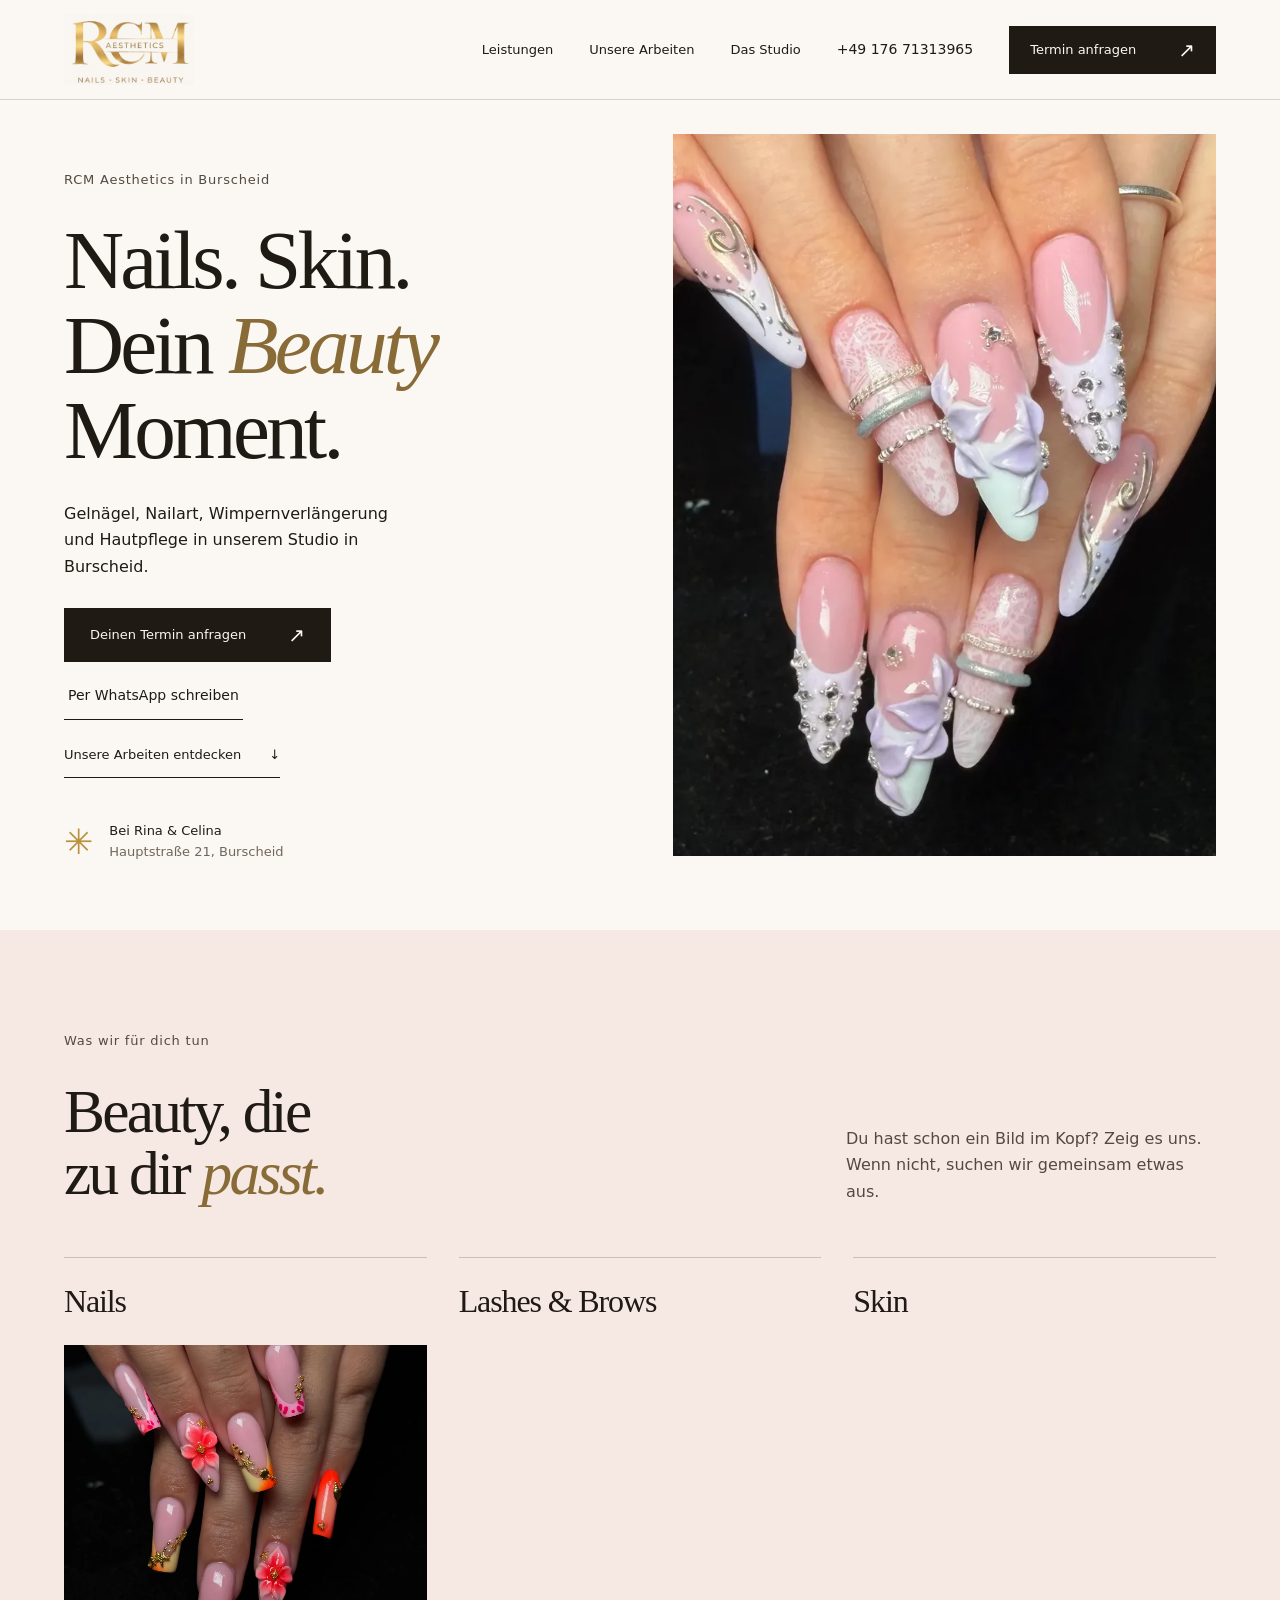
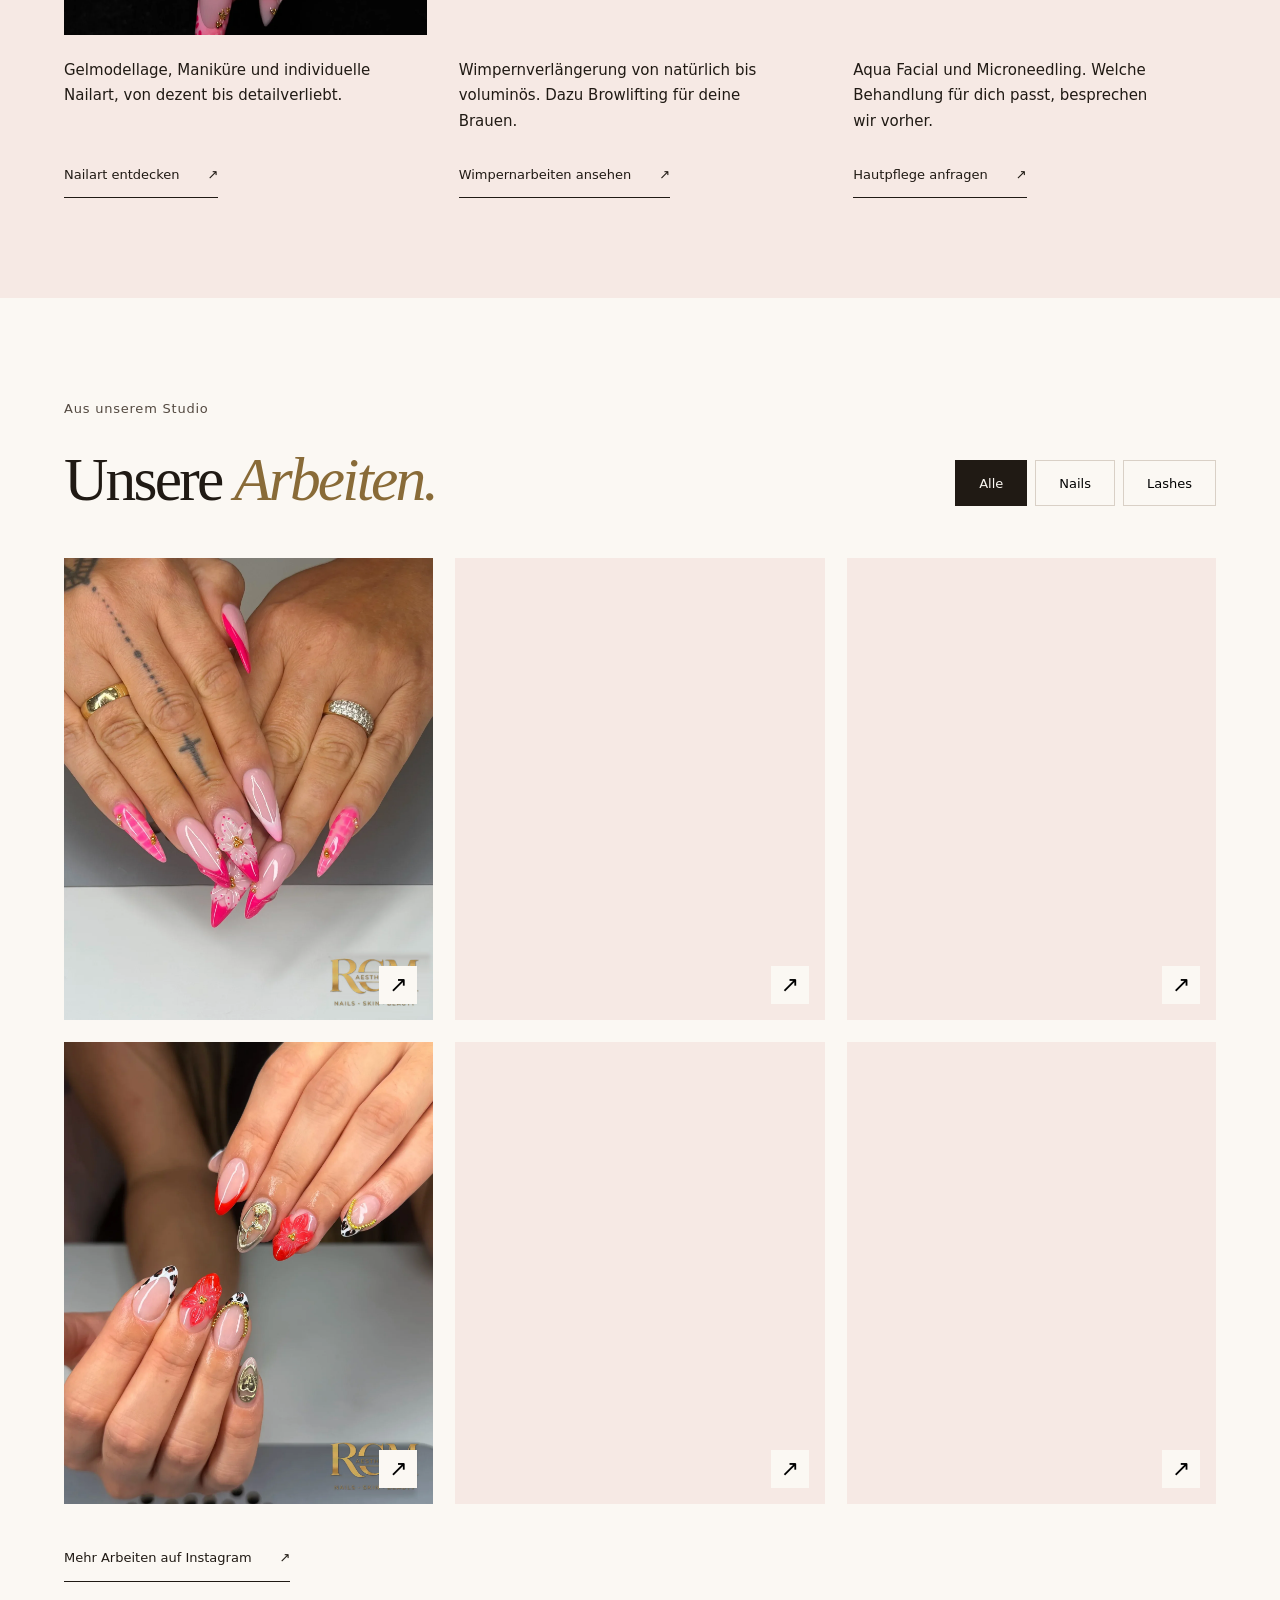
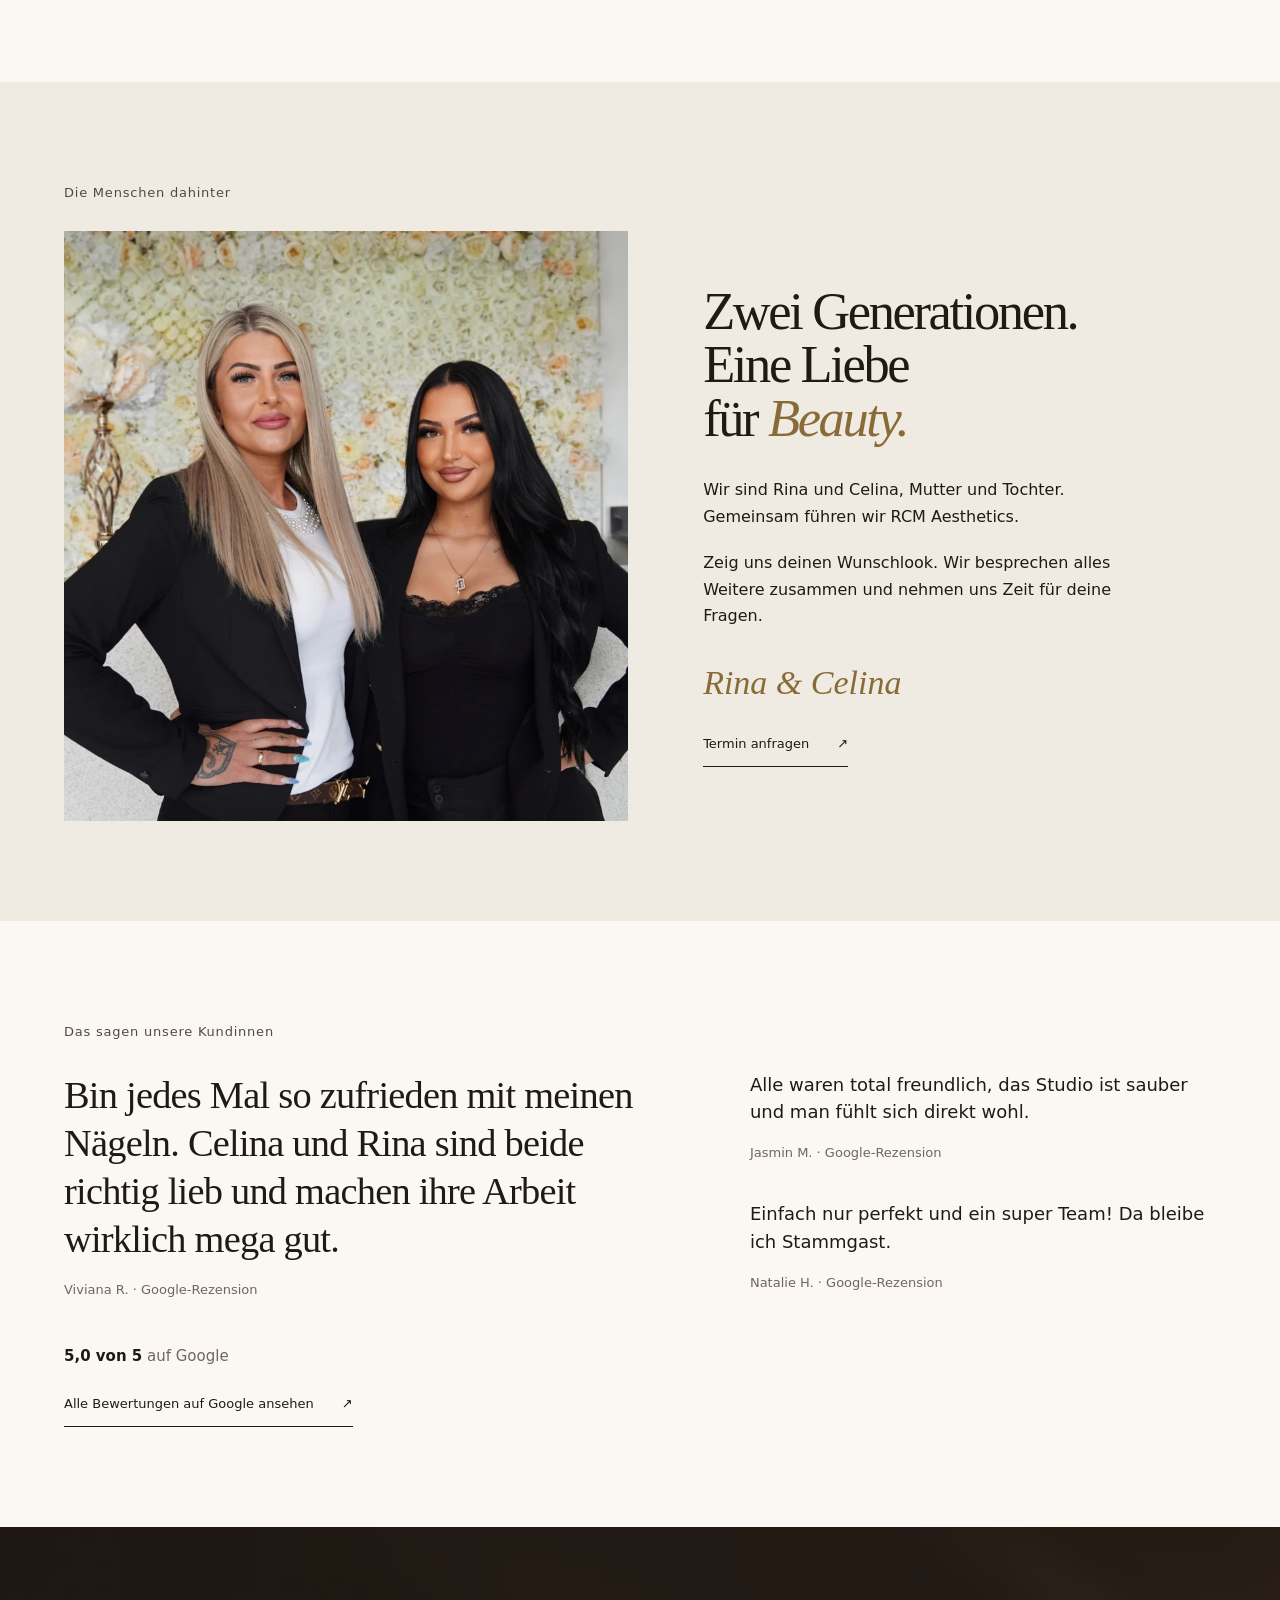
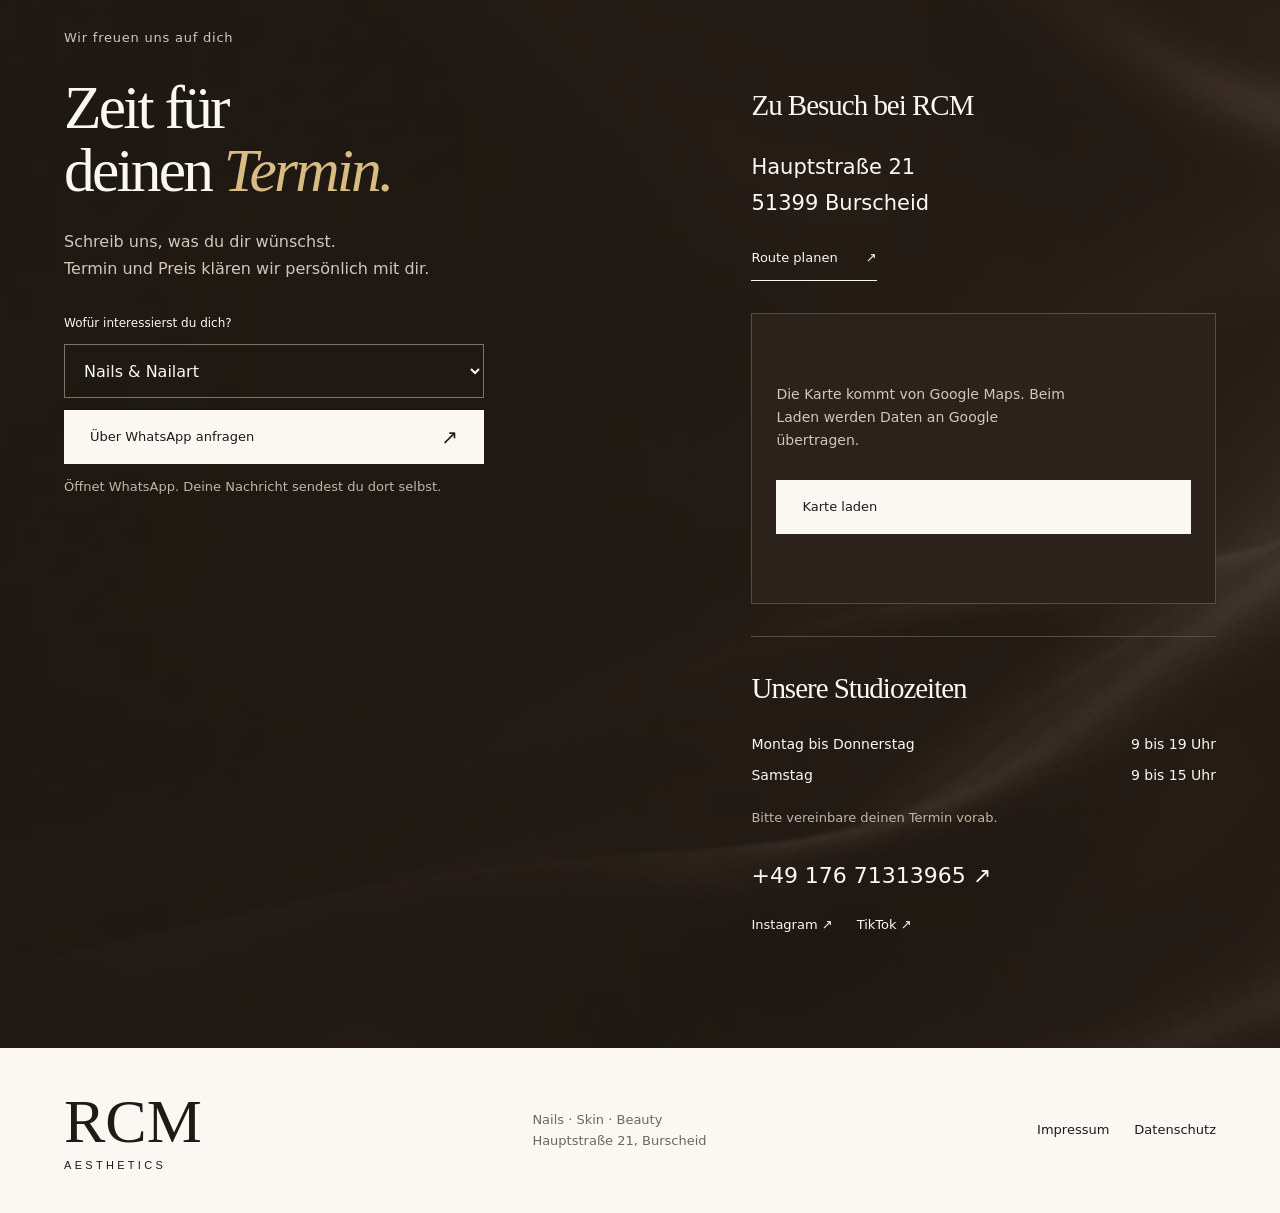
<file: index.html>
<!doctype html>
<html lang="de" data-motion="on">
<head><meta charset="utf-8"><meta name="viewport" content="width=device-width,initial-scale=1,viewport-fit=cover"><title>RCM Aesthetics | Nägel, Wimpern & Skin in Burscheid</title><meta name="description" content="Nägel, Wimpern und Hautpflege bei Rina und Celina in Burscheid. Arbeiten ansehen, per WhatsApp Termin anfragen."><meta name="theme-color" content="#FBF8F3"><meta property="og:title" content="RCM Aesthetics | Nails, Skin, Beauty in Burscheid"><meta property="og:description" content="Dein Beauty-Studio in Burscheid. Mit Rina und Celina."><meta property="og:type" content="website"><meta property="og:image" content="assets/editorial/team.webp"><script type="application/ld+json">{"@context":"https://schema.org","@type":"BeautySalon","name":"RCM Aesthetics","description":"Nails, Skin & Beauty in Burscheid: Gelnägel, Nailart, Wimpernverlängerung, Browlifting, Aqua Facial und Microneedling.","telephone":"+4917671313965","address":{"@type":"PostalAddress","streetAddress":"Hauptstraße 21","postalCode":"51399","addressLocality":"Burscheid","addressCountry":"DE"},"openingHoursSpecification":[{"@type":"OpeningHoursSpecification","dayOfWeek":["Monday","Tuesday","Wednesday","Thursday"],"opens":"09:00","closes":"19:00"},{"@type":"OpeningHoursSpecification","dayOfWeek":"Saturday","opens":"09:00","closes":"15:00"}],"sameAs":["https://www.instagram.com/rcm.aesthetics","https://www.tiktok.com/@rcm.aesthetics"]}</script><link rel="icon" href="assets/logo.png"><link rel="stylesheet" href="assets/motion/motion.css"><link rel="stylesheet" href="style.css"><script>document.documentElement.classList.add('m-enter','mo-js');setTimeout(()=>document.documentElement.classList.add('m-enter-done','mo-safe'),1800)</script></head>
<body id="top"><!-- Place: client's ivory/blush/champagne/espresso palette; editorial serif + system sans; original photography; picture-develops film. -->
<a class="skip" href="#main">Zum Inhalt</a>
<header class="header"><a class="brand" href="#top" aria-label="RCM Aesthetics, zur Startseite"><img decoding="async" src="assets/logo.png" width="660" height="360" alt="RCM Aesthetics"></a><button class="menu-toggle" aria-expanded="false" aria-controls="navigation">Menü <span aria-hidden="true">☰</span></button><nav id="navigation" aria-label="Hauptnavigation"><a href="#leistungen">Leistungen</a><a href="#arbeiten">Unsere Arbeiten</a><a href="#studio">Das Studio</a><a href="tel:+4917671313965" class="nav-phone">+49 176 71313965</a><a href="#kontakt" class="btn nav-book">Termin anfragen <span aria-hidden="true">↗</span></a></nav></header>
<main id="main">
<section class="hero" data-enter><div class="wrap hero-grid"><div class="hero-copy"><p class="eyebrow">RCM Aesthetics in Burscheid</p><h1>Nails. Skin.<br>Dein <em>Beauty</em><br> Moment.</h1><p class="lead">Gelnägel, Nailart, Wimpernverlängerung und Hautpflege in unserem Studio in Burscheid.</p><a class="btn" href="#kontakt">Deinen Termin anfragen <span aria-hidden="true">↗</span></a><a class="hero-wa" href="https://wa.me/4917671313965?text=Hallo%20Rina%20und%20Celina%2C%20ich%20m%C3%B6chte%20gern%20einen%20Termin%20anfragen." target="_blank" rel="noopener noreferrer">Per WhatsApp schreiben</a><a class="text-link" href="#arbeiten">Unsere Arbeiten entdecken <span aria-hidden="true">↓</span></a><div class="hero-note"><span class="small-star" aria-hidden="true">✳</span><p>Bei Rina & Celina<br><span>Hauptstraße 21, Burscheid</span></p></div></div><figure class="hero-image m-zoom" data-enter-media><img decoding="async" src="assets/editorial/hero.webp" srcset="assets/editorial/hero-small.webp 900w, assets/editorial/hero.webp 1440w" sizes="(max-width: 700px) 100vw, 52vw" width="1600" height="1669" alt="Lange Mandelnägel in Rosa und Flieder mit 3D-Blüten, Strasssteinen und Spitzenmuster" fetchpriority="high"></figure></div></section>
<section id="leistungen" class="services"><div class="wrap"><div class="section-heading"><p class="eyebrow">Was wir für dich tun</p><h2>Beauty, die<br>zu dir <em>passt.</em></h2><p>Du hast schon ein Bild im Kopf? Zeig es uns. Wenn nicht, suchen wir gemeinsam etwas aus.</p></div><div class="service-grid"><article><div class="service-title"><h3>Nails</h3></div><figure class="m-zoom"><img decoding="async" src="assets/editorial/neon.webp" width="1440" height="1800" loading="lazy" alt="Neonfarbene Nailart mit Blüten und goldenen Akzenten"></figure><p>Gelmodellage, Maniküre und individuelle Nailart, von dezent bis detailverliebt.</p><a class="text-link" href="#arbeiten" data-jump-filter="nails">Nailart entdecken <span aria-hidden="true">↗</span></a></article><article><div class="service-title"><h3>Lashes & Brows</h3></div><figure class="m-zoom"><img decoding="async" src="assets/editorial/lashes.webp" width="1125" height="1406" loading="lazy" alt="Wimpernverlängerung im Detail mit roségoldenem Kosmetikspiegel"></figure><p>Wimpernverlängerung von natürlich bis voluminös. Dazu Browlifting für deine Brauen.</p><a class="text-link" href="#arbeiten" data-jump-filter="lashes">Wimpernarbeiten ansehen <span aria-hidden="true">↗</span></a></article><article><div class="service-title"><h3>Skin</h3></div><figure class="m-zoom"><img decoding="async" src="assets/editorial/skin.webp" width="1200" height="800" loading="lazy" alt="Symbolbild zur Hautpflege: Gesichtsroller, Wasser und weiße Orchidee"></figure><p>Aqua Facial und Microneedling. Welche Behandlung für dich passt, besprechen wir vorher.</p><a class="text-link" href="#kontakt">Hautpflege anfragen <span aria-hidden="true">↗</span></a></article></div></div></section>
<section id="arbeiten" class="work"><div class="wrap"><div class="gallery-heading"><div><p class="eyebrow">Aus unserem Studio</p><h2>Unsere <em>Arbeiten.</em></h2></div><div class="filters" role="group" aria-label="Arbeiten filtern"><button aria-pressed="true" data-filter="all">Alle</button><button aria-pressed="false" data-filter="nails">Nails</button><button aria-pressed="false" data-filter="lashes">Lashes</button></div></div><p class="sr-only" id="gallery-status" role="status"></p><div class="gallery">
<button class="gallery-item m-zoom" data-category="nails" aria-label="Großansicht: Pinke Stiletto-Nägel mit Blüten und goldenen Perlen"><img decoding="async" src="assets/editorial/pink.webp" width="1439" height="1800" loading="lazy" alt="Pinke Stiletto-Nägel mit Blüten und goldenen Perlen"><span class="expand" aria-hidden="true">↗</span></button>
<button class="gallery-item m-zoom" data-category="nails" aria-label="Großansicht: Rosafarbene Nägel mit Leopardenmuster und weißer Blüte"><img decoding="async" src="assets/editorial/leopard.webp" width="1090" height="1269" loading="lazy" alt="Rosafarbene Nägel mit Leopardenmuster und weißer Blüte"><span class="expand" aria-hidden="true">↗</span></button>
<button class="gallery-item m-zoom" data-category="lashes" aria-label="Großansicht: Dichte, geschwungene Wimpernverlängerung im Detail"><img decoding="async" src="assets/editorial/eye.webp" width="1125" height="1406" loading="lazy" alt="Dichte, geschwungene Wimpernverlängerung im Detail"><span class="expand" aria-hidden="true">↗</span></button>
<button class="gallery-item m-zoom" data-category="nails" aria-label="Großansicht: Rote Blüten, Leopardenmuster und goldene Details"><img decoding="async" src="assets/editorial/wild.webp" width="1440" height="1800" loading="lazy" alt="Rote Blüten, Leopardenmuster und goldene Details"><span class="expand" aria-hidden="true">↗</span></button>
<button class="gallery-item m-zoom" data-category="nails" aria-label="Großansicht: Pastellfarbene Nailart mit Perlen und feinen Verzierungen"><img decoding="async" src="assets/editorial/pastel.webp" width="1600" height="1669" loading="lazy" alt="Pastellfarbene Nailart mit Perlen und feinen Verzierungen"><span class="expand" aria-hidden="true">↗</span></button>
<button class="gallery-item m-zoom" data-category="nails" aria-label="Großansicht: Klassische rote Nägel in eckiger Form"><img decoding="async" src="assets/editorial/red.webp" width="1429" height="1800" loading="lazy" alt="Klassische rote Nägel in eckiger Form"><span class="expand" aria-hidden="true">↗</span></button>
</div><a class="text-link instagram" href="https://www.instagram.com/rcm.aesthetics" target="_blank" rel="noopener noreferrer">Mehr Arbeiten auf Instagram <span aria-hidden="true">↗</span></a></div></section>
<section id="studio" class="studio"><div class="wrap"><p class="eyebrow">Die Menschen dahinter</p><div class="studio-grid"><figure class="frame frame--photo" data-moment="picture-develops" data-moment-opts='{"look":"film"}'><img decoding="async" src="assets/editorial/team.webp" width="1600" height="900" loading="lazy" alt="Rina und Celina gemeinsam in ihrem Studio vor der hellen Blütenwand"></figure><div class="studio-copy"><h2>Zwei Generationen.<br>Eine Liebe<br>für <em>Beauty.</em></h2><p>Wir sind Rina und Celina, Mutter und Tochter. Gemeinsam führen wir RCM Aesthetics.</p><p>Zeig uns deinen Wunschlook. Wir besprechen alles Weitere zusammen und nehmen uns Zeit für deine Fragen.</p><p class="signature">Rina & Celina</p><a class="text-link" href="#kontakt">Termin anfragen <span aria-hidden="true">↗</span></a></div></div></div></section>
<section id="stimmen" class="voices"><div class="wrap"><p class="eyebrow">Das sagen unsere Kundinnen</p><div class="voices-grid"><blockquote class="voice-main"><p>Bin jedes Mal so zufrieden mit meinen Nägeln. Celina und Rina sind beide richtig lieb und machen ihre Arbeit wirklich mega gut.</p><footer>Viviana R. · Google-Rezension</footer></blockquote><div class="voice-side"><blockquote><p>Alle waren total freundlich, das Studio ist sauber und man fühlt sich direkt wohl.</p><footer>Jasmin M. · Google-Rezension</footer></blockquote><blockquote><p>Einfach nur perfekt und ein super Team! Da bleibe ich Stammgast.</p><footer>Natalie H. · Google-Rezension</footer></blockquote></div></div><p class="voices-rating"><strong>5,0 von 5</strong> auf Google</p><a class="text-link" href="https://maps.app.goo.gl/rTyXHpLytazcNHtQA" target="_blank" rel="noopener noreferrer">Alle Bewertungen auf Google ansehen <span aria-hidden="true">↗</span></a></div></section>
<section id="kontakt" class="contact"><img decoding="async" class="contact-texture" src="assets/editorial/contact.webp" alt="" loading="lazy" width="1400" height="788"><div class="wrap"><p class="eyebrow">Wir freuen uns auf dich</p><div class="contact-grid"><div><h2>Zeit für<br>deinen <em>Termin.</em></h2><p class="contact-intro">Schreib uns, was du dir wünschst.<br>Termin und Preis klären wir persönlich mit dir.</p><label for="treatment">Wofür interessierst du dich?</label><select id="treatment"><option>Nails & Nailart</option><option>Wimpernverlängerung</option><option>Browlifting</option><option>Aqua Facial</option><option>Microneedling</option><option>Ich wünsche mir eine Beratung</option></select><a id="booking" class="btn light" href="https://wa.me/4917671313965?text=Hallo%20RCM%2C%20ich%20interessiere%20mich%20f%C3%BCr%20Nails%20%26%20Nailart." target="_blank" rel="noopener noreferrer">Über WhatsApp anfragen <span aria-hidden="true">↗</span></a><p class="booking-note">Öffnet WhatsApp. Deine Nachricht sendest du dort selbst.</p></div><div class="visit"><h3>Zu Besuch bei RCM</h3><address>Hauptstraße 21<br>51399 Burscheid</address><a class="text-link" href="https://maps.app.goo.gl/rTyXHpLytazcNHtQA" target="_blank" rel="noopener noreferrer">Route planen <span aria-hidden="true">↗</span></a><div class="map" id="map"><p>Die Karte kommt von Google Maps. Beim Laden werden Daten an Google übertragen.</p><button type="button" class="btn light" data-load-map>Karte laden</button></div><div class="hours"><h3>Unsere Studiozeiten</h3><p><span>Montag bis Donnerstag</span><span>9 bis 19 Uhr</span></p><p><span>Samstag</span><span>9 bis 15 Uhr</span></p><p class="quiet">Bitte vereinbare deinen Termin vorab.</p></div><a class="phone" href="tel:+4917671313965">+49 176 71313965 ↗</a><div class="socials"><a href="https://www.instagram.com/rcm.aesthetics" target="_blank" rel="noopener noreferrer">Instagram ↗</a><a href="https://www.tiktok.com/@rcm.aesthetics" target="_blank" rel="noopener noreferrer">TikTok ↗</a></div></div></div></div></section>
</main><footer><div class="wrap footer-row"><a href="#top" class="footer-brand">RCM <span>Aesthetics</span></a><p>Nails · Skin · Beauty<br>Hauptstraße 21, Burscheid</p><div><a href="impressum.html">Impressum</a><a href="datenschutz.html">Datenschutz</a></div></div></footer>
<div class="mobile-book"><a class="btn" href="https://wa.me/4917671313965?text=Hallo%20Rina%20und%20Celina%2C%20ich%20m%C3%B6chte%20gern%20einen%20Termin%20anfragen." target="_blank" rel="noopener noreferrer">WhatsApp</a><a class="btn alt" href="tel:+4917671313965">Anrufen</a></div>
<dialog id="lightbox" aria-label="Arbeit in Großansicht"><button class="close-lightbox" aria-label="Großansicht schließen">×</button><img alt=""><div class="lightbox-controls"><button id="previous" aria-label="Vorheriges Bild">←</button><span id="image-count" aria-live="polite"></span><button id="next" aria-label="Nächstes Bild">→</button></div></dialog>
<script src="app.js" defer></script><script src="assets/motion/motion.js" type="module"></script><script src="assets/moments/moments.js" type="module"></script></body></html>
</file>
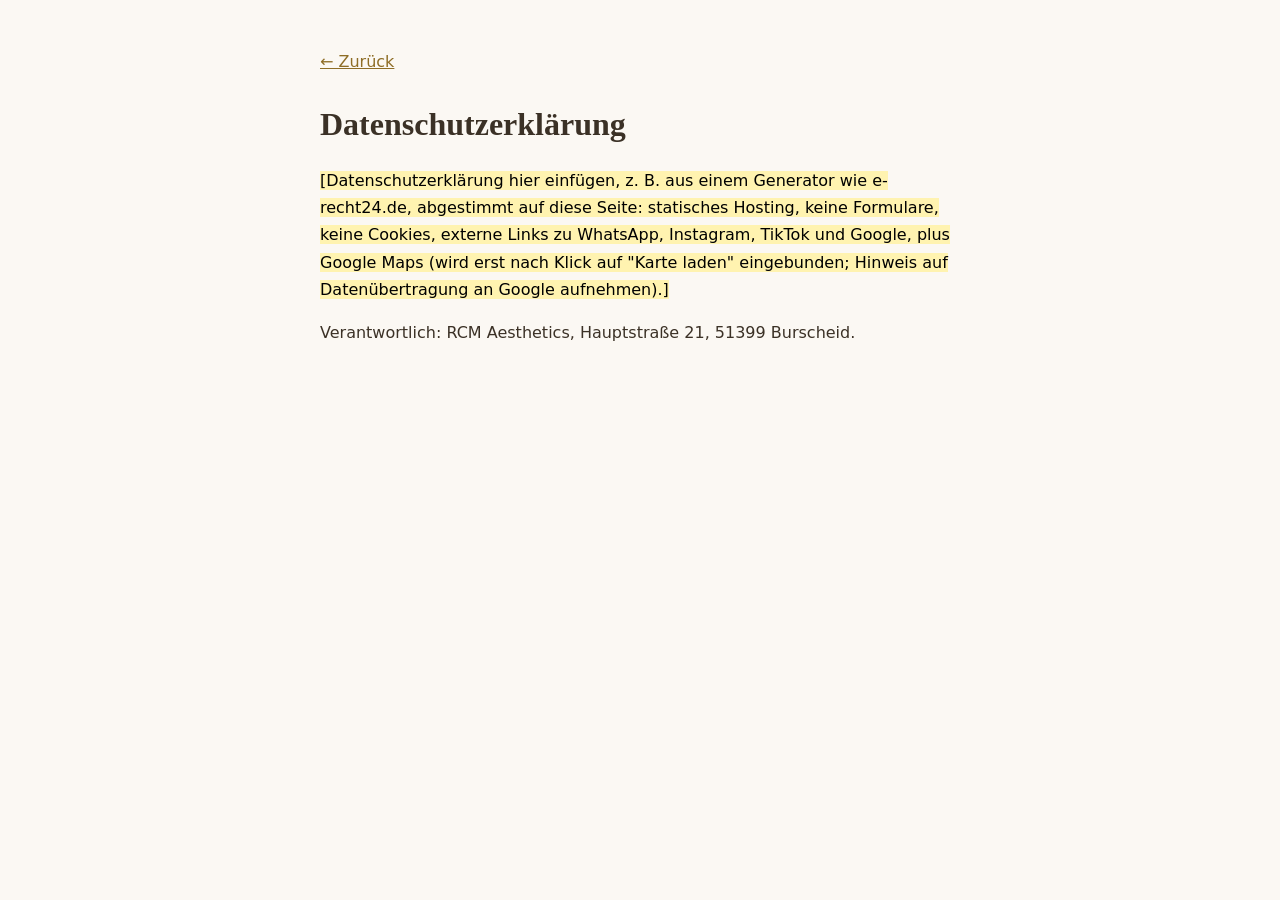
<file: datenschutz.html>
<!doctype html>
<html lang="de"><head><meta charset="utf-8"><meta name="viewport" content="width=device-width, initial-scale=1"><meta name="robots" content="noindex"><title>Datenschutzerklärung – RCM Aesthetics</title>
<style>body{font-family:system-ui,sans-serif;max-width:640px;margin:0 auto;padding:32px 20px;line-height:1.7;color:#3B3126;background:#FBF8F3}h1{font-family:Didot,Georgia,serif;margin-bottom:16px}mark{background:#fff3b0}a{color:#8E6D26}</style></head>
<body><p><a href="index.html">← Zurück</a></p><h1>Datenschutzerklärung</h1><p><mark>[Datenschutzerklärung hier einfügen, z. B. aus einem Generator wie e-recht24.de, abgestimmt auf diese Seite: statisches Hosting, keine Formulare, keine Cookies, externe Links zu WhatsApp, Instagram, TikTok und Google, plus Google Maps (wird erst nach Klick auf "Karte laden" eingebunden; Hinweis auf Datenübertragung an Google aufnehmen).]</mark></p><p>Verantwortlich: RCM Aesthetics, Hauptstraße 21, 51399 Burscheid.</p></body></html>
</file>
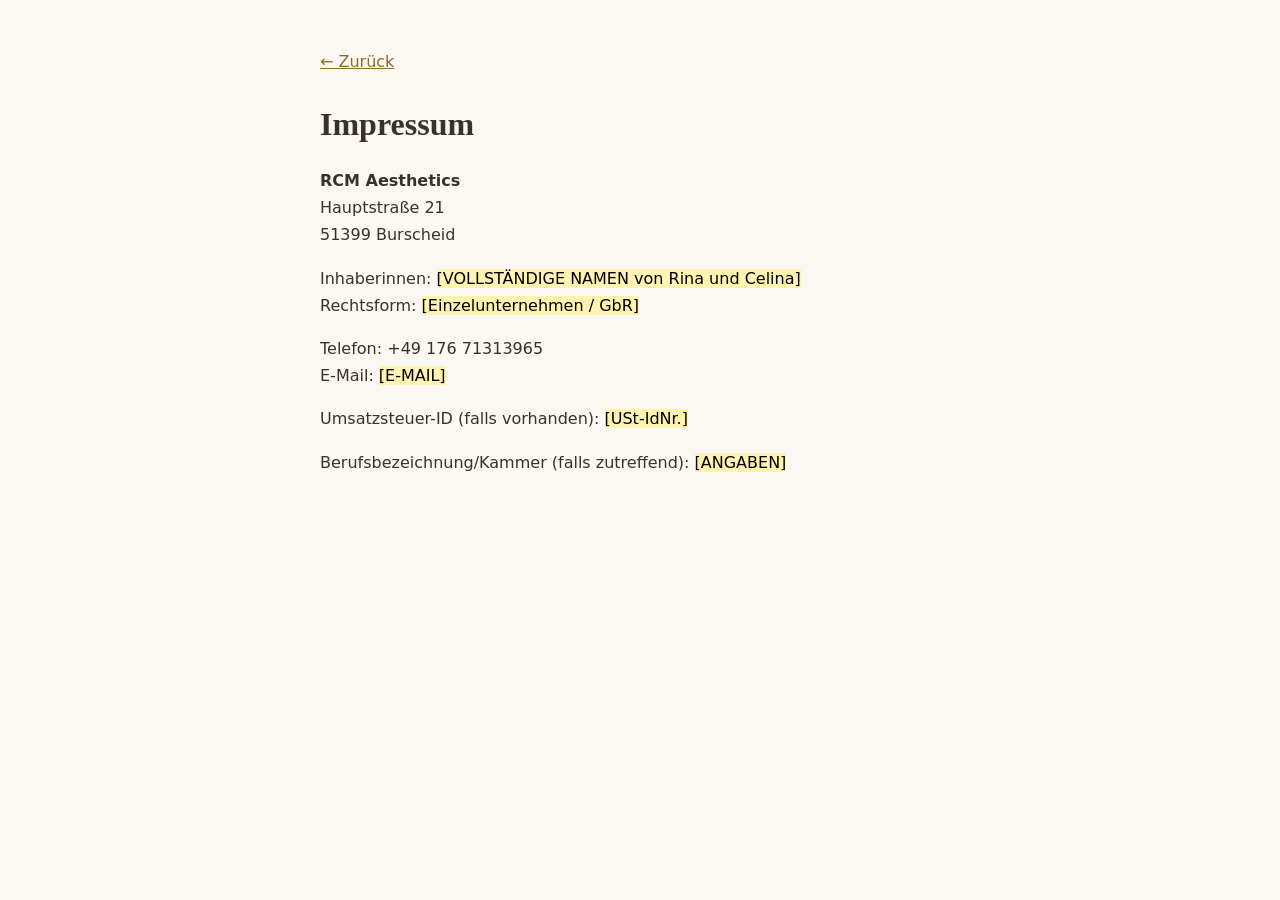
<file: impressum.html>
<!doctype html>
<html lang="de"><head><meta charset="utf-8"><meta name="viewport" content="width=device-width, initial-scale=1"><meta name="robots" content="noindex"><title>Impressum – RCM Aesthetics</title>
<style>body{font-family:system-ui,sans-serif;max-width:640px;margin:0 auto;padding:32px 20px;line-height:1.7;color:#3B3126;background:#FBF8F3}h1{font-family:Didot,Georgia,serif;margin-bottom:16px}mark{background:#fff3b0}a{color:#8E6D26}</style></head>
<body><p><a href="index.html">← Zurück</a></p><h1>Impressum</h1><p><b>RCM Aesthetics</b><br>Hauptstraße 21<br>51399 Burscheid</p><p>Inhaberinnen: <mark>[VOLLSTÄNDIGE NAMEN von Rina und Celina]</mark><br>Rechtsform: <mark>[Einzelunternehmen / GbR]</mark></p><p>Telefon: +49 176 71313965<br>E-Mail: <mark>[E-MAIL]</mark></p><p>Umsatzsteuer-ID (falls vorhanden): <mark>[USt-IdNr.]</mark></p><p>Berufsbezeichnung/Kammer (falls zutreffend): <mark>[ANGABEN]</mark></p></body></html>
</file>
<file: assets/motion/motion.css>
/*
  taste-skill motion.css - the micro-interactions a company site has (figma.com, x.ai): one small
  opt-in layer over system.css and ui/cards.css. Link it after them (data-motion on <html> is optional);
  load motion.js once (it adds the tab indicator, the number tick and the card loops).
  The layer is ON as soon as this file is linked: no attribute is needed (a hover shot of a linked card or photo
  shows the 2px lift and the 1.03 zoom). <html data-motion="off"> switches the whole layer off; data-motion="live"
  is the number tick in a headless shot (motion.js).
  references/motion.md says what moves and how fast. Everything here answers the pointer, the
  keyboard or a number coming into view once, plus the hero's one entrance on load (the end of this
  file); nothing moves because the page scrolled (that is a dealt moment's job, assets/moments).

  Hover moves sit under (hover: hover) and (pointer: fine): a phone never keeps a stuck hover.
  Hover out runs 120ms against 150ms in (motion.md, tokens).
  Under prefers-reduced-motion colours still change and a press still shows; nothing moves or scales.
*/

:root {
  --m-in: 150ms;                              /* hover in: buttons, links, nav, tabs */
  --m-out: 120ms;                             /* hover out */
  --m-press: 90ms;                            /* a press */
  --m-panel: 200ms;                           /* a menu or sheet opening */
  --m-close: 120ms;                           /* a menu closing */
  --m-slide: 240ms;                           /* an indicator travelling between two tabs or links */
  --m-image: 600ms;                           /* a photograph scaling inside its mask */
  --m-image-out: 400ms;                       /* ...and settling back */
  --m-ease: var(--ease, cubic-bezier(.2, .8, .2, 1)); /* the one UI ease-out (system.css --ease): fast start, soft landing */
  --m-ease-io: cubic-bezier(.65, 0, .35, 1);  /* the indicator: leaves and lands softly */
  --m-ease-enter: cubic-bezier(.22, 1, .36, 1); /* an entrance settling: long soft tail, never past its mark */
  --m-cycle: 3.2s;                            /* one cycle of a card's loop (2.5-4 s) */
  --m-lift: -2px;
}

/* ---------------------------------------------------------------- buttons */
html:not([data-motion="off"]) .btn {
  position: relative;
  transition: background-color var(--m-out) var(--m-ease), color var(--m-out) var(--m-ease),
              border-color var(--m-out) var(--m-ease), box-shadow var(--m-out) var(--m-ease),
              transform var(--m-press) var(--m-ease);
}
/* the tone moves toward the ground: a black button greys a little on white, a white one on black */
html:not([data-motion="off"]) .btn--primary:hover { background: color-mix(in oklab, var(--action) 84%, var(--bg)); }
html:not([data-motion="off"]) .btn--secondary:hover {
  background: color-mix(in oklab, var(--bg) 92%, var(--ink));
  border-color: color-mix(in oklab, var(--ink) 32%, transparent);
}
html:not([data-motion="off"]) .btn:hover { transition-duration: var(--m-in), var(--m-in), var(--m-in), var(--m-in), var(--m-press); }
html:not([data-motion="off"]) .btn:active { transform: translateY(1px) scale(.985); }
/* the step: a button rises 1px on hover (2px on the large size) and presses 1px down with a 1.5% shrink on
   click; pointer only. The text-link secondary (arrow and block looks) keeps its underline and does not step.
   Reduced motion keeps the colour change only (see the end of this file). */
@media (hover: hover) and (pointer: fine) {
  html:not([data-motion="off"]) .btn:hover { transform: translateY(-1px); }
  html:not([data-motion="off"]) .btn--xl:hover { transform: translateY(-2px); }
  html:not([data-motion="off"]):is([data-buttons="arrow"], [data-buttons="block"]) .btn--secondary:hover { transform: none; }
  html:not([data-motion="off"]) .btn:active { transform: translateY(1px) scale(.985); }
  html:not([data-motion="off"]):is([data-buttons="arrow"], [data-buttons="block"]) .btn--secondary:active { transform: scale(.985); }
}

/* the arrow: the text arrow (.btn--arrow, .link) nudges 3px; the drawn arrow (.m-arrow) grows its
   stem and moves its head 3px, the way a good product site's "Learn more" does. The pointer's move
   only for a fine pointer; keyboard focus shows it anywhere */
html:not([data-motion="off"]) :is(.btn--arrow, .link)::after { transition: transform var(--m-out) var(--m-ease); }
html:not([data-motion="off"]) :is(.btn--arrow, .link):focus-visible::after { transform: translateX(3px); transition-duration: var(--m-in); }
.m-arrow { width: 12px; height: 12px; flex: none; overflow: visible; fill: none; stroke: currentColor; stroke-width: 1.6;
           stroke-linecap: round; stroke-linejoin: round; }
.m-arrow__stem { opacity: 0; transform: scaleX(.2); transform-origin: 1px 50%; transform-box: fill-box;
                 transition: opacity var(--m-out) var(--m-ease), transform var(--m-out) var(--m-ease); }
.m-arrow__head { transition: transform var(--m-out) var(--m-ease); }
:is(a, button):focus-visible > .m-arrow .m-arrow__stem { opacity: 1; transform: none; transition-duration: var(--m-in); }
:is(a, button):focus-visible > .m-arrow .m-arrow__head { transform: translateX(3px); transition-duration: var(--m-in); }
@media (hover: hover) and (pointer: fine) {
  html:not([data-motion="off"]) :is(.btn--arrow, .link):hover::after { transform: translateX(3px); transition-duration: var(--m-in); }
  :is(a, button):hover > .m-arrow .m-arrow__stem { opacity: 1; transform: none; transition-duration: var(--m-in); }
  :is(a, button):hover > .m-arrow .m-arrow__head { transform: translateX(3px); transition-duration: var(--m-in); }
}

/* a pill that is a link (the line above a hero headline) */
html:not([data-motion="off"]) a.pill { transition: background-color var(--m-out) var(--m-ease), border-color var(--m-out) var(--m-ease); }
html:not([data-motion="off"]) a.pill:hover { background: color-mix(in oklab, var(--card) 90%, var(--ink)); border-color: var(--line-strong); transition-duration: var(--m-in); }

/* ---------------------------------------------------------------- links: an underline that draws */
/* .link and links in running text: a rest line, and the ink line draws left to right on hover and
   leaves to the right. A link in a sentence rests on its own colour at 45% (about 3.3:1 on its
   ground), so it reads as a link even when it is the same colour as the text (WCAG 1.4.1); .link
   and .m-link carry an arrow or sit alone and rest on the faint hairline */
html:not([data-motion="off"]) :is(.link, .m-link, p a:not([class]), .footer ul a, .footer .link) {
  text-decoration: none;
  background-image: linear-gradient(currentColor, currentColor), linear-gradient(var(--m-rest, var(--line-strong)), var(--m-rest, var(--line-strong)));
  background-repeat: no-repeat; background-size: 0% 1px, 100% 1px;
  background-position: right 0 bottom 0, 0 100%;
  transition: background-size var(--m-out) var(--m-ease), color var(--m-out) var(--m-ease);
  padding-bottom: 2px;
}
/* set on its own rule: the shared rule above is (0,3,1) through :is(.footer .link) and would win */
html:not([data-motion="off"]) p a:not([class]) { --m-rest: color-mix(in oklab, currentColor 45%, transparent); }
html:not([data-motion="off"]) :is(.footer ul a, .m-link--bare):not(:hover, :focus-visible) { background-size: 0% 1px, 0% 1px; }
html:not([data-motion="off"]) :is(.link, .m-link, p a:not([class]), .footer ul a, .footer .link):is(:hover, :focus-visible) {
  background-size: 100% 1px, 100% 1px; background-position: left 0 bottom 0, 0 100%; transition-duration: var(--m-in);
}
/* the link's arrow is not underlined: the line runs under the words only */
html:not([data-motion="off"]) .link { background-size: 0% 1px, calc(100% - 1em - var(--s-2)) 1px; }
html:not([data-motion="off"]) .link:is(:hover, :focus-visible) { background-size: calc(100% - 1em - var(--s-2)) 1px, calc(100% - 1em - var(--s-2)) 1px; }
html:not([data-motion="off"]) .link, html:not([data-motion="off"]) .link:is(:hover, :focus-visible) { background-position: 0 100%, 0 100%; }
html:not([data-motion="off"]) .footer ul a:hover { color: var(--ink); }

/* ---------------------------------------------------------------- navigation */
/* the nav words take no pill (ST-08, ST-11): system.css draws the underline under a word from the left on hover and focus, and
   takes it away to the right; the page you are on keeps its still bar (system.css draws it, at the same inset) */
@media (min-width: 1024px) {
  /* the full-width panel: fades and settles 6px in 200ms with its columns together (one surface, read
     as one); it closes in 120ms. While one menu is open, the next word swaps the panel at once
     (motion.js .m-menu-open) */
  html:not([data-motion="off"]) .nav__menu {
    transform: translateY(-6px);
    transition: opacity var(--m-close) var(--m-ease), transform var(--m-close) var(--m-ease), visibility 0s linear var(--m-close);
  }
  html:not([data-motion="off"]) .nav__item:is(:hover, :focus-within) > .nav__menu {
    transition: opacity var(--m-panel) var(--m-ease) 150ms, transform var(--m-panel) var(--m-ease) 150ms, visibility 0s linear 150ms;
  }
  /* .m-menu-open comes on when the first panel starts to show (150ms): from then the next word swaps
     the panel at once. Duration and delay go to 0, the properties stay listed, so the panel that is
     still fading in finishes its own 200ms instead of snapping */
  html:not([data-motion="off"]) .nav.m-menu-open .nav__menu,
  html:not([data-motion="off"]) .nav.m-menu-open .nav__item:is(:hover, :focus-within) > .nav__menu { transition-duration: 0s; transition-delay: 0s; }
  html:not([data-motion="off"]) .menu-col a { transition: color var(--m-out) var(--m-ease); }
  html:not([data-motion="off"]) .menu-col a:hover { transition-duration: var(--m-in); }
  html:not([data-motion="off"]) .menu-card .panel { transition: border-color var(--m-out) var(--m-ease); }
}
/* the phone sheet slides in 8px and fades (system.js opens it) */
@media (max-width: 1023px) {
  html:not([data-motion="off"]) .nav.is-open .nav__links { transition: opacity var(--m-panel) var(--m-ease), transform var(--m-panel) var(--m-ease); }
  @starting-style { html:not([data-motion="off"]) .nav.is-open .nav__links { opacity: 0; transform: translateY(-8px); } }
}

/* ---------------------------------------------------------------- tabs: the indicator slides */
html:not([data-motion="off"]) .tabs.m-has-ind { position: relative; isolation: isolate; }
html:not([data-motion="off"]) .tabs.m-has-ind .tab { position: relative; z-index: 1; }
html:not([data-motion="off"]) .tabs.m-has-ind .tab[aria-selected="true"] { background: transparent; border-color: transparent; }
/* the pill takes its new size at once and travels by transform alone (motion.js: it starts scaled to
   the old tab's size at the old place and settles to scale 1 at the new one), so nothing is laid out
   again while it moves and its corners are true at rest */
.m-tab-ind {
  position: absolute; left: 0; top: 0; z-index: 0; width: var(--w, 0px); height: var(--h, 0px);
  border-radius: var(--r-btn); background: var(--ink); pointer-events: none;
  transform: translate(var(--x, 0px), var(--y, 0px)) scale(var(--sx, 1), var(--sy, 1)); transform-origin: 0 0;
  transition: transform var(--m-slide) var(--m-ease-io);
}
.m-tab-ind.is-jump { transition: none; }
html:not([data-motion="off"]) .tab { transition: color var(--m-slide) var(--m-ease), border-color var(--m-out) var(--m-ease), background-color var(--m-out) var(--m-ease); }

/* ---------------------------------------------------------------- focus */
/* the ring (system.css) is drawn in full in the frame the focus lands; no transition */

/* ---------------------------------------------------------------- cards: a 2px lift */
/* the card rises 2px, its border and shadow deepen; a card without its own box (.card--open) lifts
   its panel. Never tilts, flips or follows the pointer */
html:not([data-motion="off"]) .card:not(.card--open, .card--plan) {
  transition: transform var(--m-out) var(--m-ease), border-color var(--m-out) var(--m-ease), box-shadow var(--m-out) var(--m-ease);
}
html:not([data-motion="off"]) .card--open > .panel { transition: transform var(--m-out) var(--m-ease), box-shadow var(--m-out) var(--m-ease); }
@media (hover: hover) and (pointer: fine) {
  html:not([data-motion="off"]) .card:not(.card--open, .card--plan, .m-nolift):hover {
    transform: translateY(var(--m-lift));
    border-color: color-mix(in oklab, var(--ink) 16%, transparent);
    /* the shadow is deeper on a dark card (its lightness l): about .2 on white, .64 on near-black */
    box-shadow: inset 0 1px 0 var(--c-hi, transparent), 0 1px 2px rgb(0 0 0 / .06),
                0 14px 32px -18px oklch(from var(--card, #fff) 0 0 0 / calc(0.75 - l * 0.55));
    transition-duration: 180ms;
  }
  html:not([data-motion="off"]) .card--open:not(.m-nolift):hover > .panel {
    transform: translateY(var(--m-lift)); box-shadow: 0 14px 32px -18px oklch(from var(--bg, #fff) 0 0 0 / calc(0.75 - l * 0.55)); transition-duration: 180ms;
  }
}

/* ---------------------------------------------------------------- photographs: 1.03 inside the mask */
/* a photograph in a link or a linked card grows 3% inside its own mask (the frame, the tile, a .m-zoom wrapper);
   the mask clips it, so the box never moves. .m-zoom is the hook for any other photograph: wrap it. */
.m-zoom { overflow: clip; }
html:not([data-motion="off"]) :is(.frame__img, .tile__media > img, .m-zoom img, .m-zoom > video) {
  transition: transform var(--m-image-out) var(--m-ease);
}
@media (hover: hover) and (pointer: fine) {
  html:not([data-motion="off"]) :is(a, .card:has(a), .m-zoom):hover :is(.frame__img, .tile__media > img),
  html:not([data-motion="off"]) .m-zoom:hover :is(img, video) { transform: scale(1.03); transition-duration: var(--m-image); }
}

/* ---------------------------------------------------------------- inputs, switches, checks */
html:not([data-motion="off"]) .field :is(input, select, textarea), .m-input {
  transition: border-color var(--m-out) var(--m-ease), box-shadow var(--m-out) var(--m-ease), background-color var(--m-out) var(--m-ease);
}
html:not([data-motion="off"]) .field :is(input, select, textarea):hover, .m-input:hover { border-color: color-mix(in oklab, var(--ink) 48%, transparent); }
html:not([data-motion="off"]) .field :is(input, select, textarea):focus, .m-input:focus {
  /* the field's own ring in place of the outline: a 2px line in --action (3:1 on the ground) and a soft halo,
     there at once like every focus ring (the hover's fade does not apply to focus) */
  outline: none; border-color: var(--action);
  box-shadow: 0 0 0 1px var(--action), 0 0 0 4px color-mix(in oklab, var(--action) 20%, transparent); transition-duration: 0s;
}
/* a switch: <button class="m-switch" role="switch" aria-checked="false" aria-label="..."></button>
   (motion.js flips aria-checked on click unless the page handles it). The knob slides in 180ms and
   stretches 4px while pressed, both by transform (a scaleX from its left edge; on, the 12px shift
   keeps its right edge where it rests). The off track is ink at 48% (3.3:1 or more against the knob
   and the ground, the 3:1 a control needs) */
.m-switch {
  position: relative; flex: none; width: 40px; height: 24px; padding: 0; border: 0; border-radius: 999px; cursor: pointer;
  background: color-mix(in oklab, var(--ink) 48%, var(--bg));
  transition: background-color 180ms var(--m-ease);
}
.m-switch::before {
  content: ""; position: absolute; left: 3px; top: 3px; width: 18px; height: 18px; border-radius: 999px;
  background: var(--bg); box-shadow: 0 1px 3px rgb(0 0 0 / .25);
  transform-origin: 0 50%; transition: transform 180ms var(--m-ease);
}
.m-switch[aria-checked="true"] { background: var(--action); }
.m-switch[aria-checked="true"]::before { transform: translateX(16px); background: var(--action-ink); }
.m-switch:active::before { transform: scaleX(1.22); transition-duration: var(--m-press); }
.m-switch[aria-checked="true"]:active::before { transform: translateX(12px) scaleX(1.22); }
.m-switch:hover:not([aria-checked="true"]) { background: color-mix(in oklab, var(--ink) 58%, var(--bg)); }
/* a check box: <input type="checkbox" class="m-check">, the tick fades in as it grows from 70% to full size, 160ms */
.m-check {
  appearance: none; -webkit-appearance: none; flex: none; margin: 0; width: 20px; height: 20px; border-radius: 6px; cursor: pointer;
  border: 1px solid color-mix(in oklab, var(--ink) 48%, var(--bg)); background: var(--bg) no-repeat center / 14px 14px;
  display: inline-grid; place-items: center;
  transition: background-color var(--m-in) var(--m-ease), border-color var(--m-in) var(--m-ease);
}
.m-check::before {
  content: ""; width: 10px; height: 6px; margin-top: -2px; border: solid var(--action-ink); border-width: 0 0 2px 2px;
  opacity: 0; transform: rotate(-45deg) scale(.7); transform-origin: 50% 50%;
  transition: transform 160ms var(--m-ease), opacity 100ms var(--m-ease);
}
.m-check:hover:not(:checked) { border-color: color-mix(in oklab, var(--ink) 64%, var(--bg)); }
.m-check:checked { background-color: var(--action); border-color: var(--action); }
.m-check:checked::before { opacity: 1; transform: rotate(-45deg) scale(1); }

/* ---------------------------------------------------------------- FAQ
   Every answer stays open (ST-47, system.css): nothing here opens, closes or animates its height. */

/* ---------------------------------------------------------------- numbers that tick once */
[data-m-count] { font-variant-numeric: tabular-nums; }

/* ---------------------------------------------------------------- loops inside a card's panel */
/* a CSS loop the page writes inside [data-m-loop] runs one cycle in --m-cycle (2.5-4 s) and repeats
   while on screen; motion.js pauses it off screen and restarts it on hover (motion.md) */
[data-m-loop] { --m-cycle: 3.2s; --m-still: 0.6; --m-safe: 48px; }
/* the pause button (a 32px disc 12px in from the bottom-right corner) gets a clear band: content in
   the flow ends --m-safe (48px) above the bottom edge, and a fading stage dissolves above that band,
   never under the button. Size the panel so the loop's subject sits above the fade */
[data-m-loop]:not(:has(> .stage)) { padding-bottom: var(--m-safe); }
[data-m-loop] > .stage:is(.stage--fade-b, .stage--fade-br) { bottom: var(--m-safe); }
/* on a phone (as ui.js does) and under reduced motion a loop holds its finished picture: the frame at
   --m-still (0-1) of the cycle, set on the loop where the picture is complete */
@media (max-width: 639px) {
  [data-m-loop] * { animation-duration: var(--m-cycle) !important; animation-delay: calc(-1 * var(--m-still) * var(--m-cycle)) !important;
                    animation-play-state: paused !important; }
}
[data-m-loop].is-m-off *, [data-m-loop].is-m-paused * { animation-play-state: paused !important; }

/* ---------------------------------------------------------------- the hero's entrance */
/* Once on load the hero enters (motion.js enter(), motion.md): the h1 line by line out of word masks,
   then its lead, each button and its facts 60ms apart, the picture settling; about 1.1 s.
   Markup: data-enter on the hero <section> and the one head line that sets html.m-enter before the
   first paint (with its 700ms safety mark, m-enter-done). Only the words wait, and only in that window
   until motion.js takes over (.is-entering): no script, reduced motion, print and data-motion="off"
   show the hero as written; a script later than the mark finds the words fading in here.
   The pictures (a photograph, a window, the collage) are never hidden, so nothing blinks or flashes
   the hero's ground: a photograph waits at 1.05 and a window or collage at .98, by the scale property
   (it composes with any transform of their own), and they settle by transition as soon as the
   entrance starts or the mark passes. */
@media screen and (prefers-reduced-motion: no-preference) {
  html.m-enter:not(.m-enter-done, [data-motion="off"]) .hero[data-enter]:not([data-enter="off"], .is-entering, .is-entered)
    :is(h1, h1 ~ *, :has(> h1) ~ *, :has(~ h1)):not([data-enter-media], .hero__bg, .hero__media, .hero__stage, .hero__art, .hero__window, .hero-visual, .ly-collage,
         :has([data-enter-media], .hero__bg, .hero__media, .hero__stage, .hero__art, .hero__window, .hero-visual, .ly-collage)) { opacity: 0; }
  /* the mark passed before motion.js arrived: the words fade in instead of appearing at once */
  html.m-enter.m-enter-done:not([data-motion="off"]) .hero[data-enter]:not([data-enter="off"], .is-entering, .is-entered)
    :is(h1, h1 ~ *, :has(> h1) ~ *, :has(~ h1)) { transition: opacity 400ms var(--m-ease); }
  /* the settle: a photograph from 1.05 inside its frame (the hero clips one of its own), anything else from .98 */
  html.m-enter:not([data-motion="off"]) .hero[data-enter]:not([data-enter="off"], .is-still)
    :is(:is([data-enter-media], .hero__bg, .hero__media, .hero__stage, .hero__art, .hero__window, .hero-visual, .ly-collage):is(img, picture, video),
        :is([data-enter-media], .hero__bg, .hero__media, .hero__stage, .hero__art, .hero__window, .hero-visual, .ly-collage) > :is(img, picture, video, .frame__img)) {
    transition: scale 1100ms var(--m-ease-enter), clip-path 1100ms var(--m-ease-enter);
  }
  /* the clip's resting value, kept below the waiting rule's weight so that one wins while it applies */
  .hero[data-enter] :is([data-enter-media], .hero__bg, .hero__media, .hero__stage, .hero__art, .hero__window, .hero-visual, .ly-collage):is(img, picture, video) { clip-path: inset(0); }
  html.m-enter:not([data-motion="off"]) .hero[data-enter]:not([data-enter="off"], .is-still)
    :is([data-enter-media], .hero__bg, .hero__media, .hero__stage, .hero__art, .hero__window, .hero-visual, .ly-collage):not(img, picture, video, :has(> :is(img, picture, video, .frame__img))) {
    transition: scale 900ms var(--m-ease-enter);
  }
  html.m-enter:not(.m-enter-done, [data-motion="off"]) .hero[data-enter]:not([data-enter="off"], .is-entering, .is-entered)
    :is(:is([data-enter-media], .hero__bg, .hero__media, .hero__stage, .hero__art, .hero__window, .hero-visual, .ly-collage):is(img, picture, video),
        :is([data-enter-media], .hero__bg, .hero__media, .hero__stage, .hero__art, .hero__window, .hero-visual, .ly-collage) > :is(img, picture, video, .frame__img)) { scale: 1.05; }
  html.m-enter:not(.m-enter-done, [data-motion="off"]) .hero[data-enter]:not([data-enter="off"], .is-entering, .is-entered)
    :is([data-enter-media], .hero__bg, .hero__media, .hero__stage, .hero__art, .hero__window, .hero-visual, .ly-collage):is(img, picture, video) { clip-path: inset(2.381%); }   /* a picture that is itself the media (a band under the header, a full-bleed layer) has no frame: its own clip keeps it inside its box while larger, (1 - 1/1.05) / 2 */
  html.m-enter:not(.m-enter-done, [data-motion="off"]) .hero[data-enter]:not([data-enter="off"], .is-entering, .is-entered)
    :is([data-enter-media], .hero__bg, .hero__media, .hero__stage, .hero__art, .hero__window, .hero-visual, .ly-collage):not(img, picture, video, :has(> :is(img, picture, video, .frame__img))) { scale: .98; }
  html.m-enter:not([data-motion="off"]) .hero[data-enter]:not([data-enter="off"], .is-entered) { overflow: clip; }
}
/* while it runs: each word of the h1 in its own mask (the masks go when the h1 gets its own nodes back) */
.hero[data-enter] .m-w { display: inline-block; overflow: clip; vertical-align: top; padding-bottom: .12em; margin-bottom: -.12em; }
.hero[data-enter] .m-w__in { display: inline-block; }

/* ---------------------------------------------------------------- reduced motion */
@media (prefers-reduced-motion: reduce) {
  html:not([data-motion="off"]) .card:hover, html:not([data-motion="off"]) .card--open:hover > .panel,
  html:not([data-motion="off"]) :is(a, .card:has(a), .m-zoom):hover :is(.frame__img, .tile__media > img, img, video),
  html:not([data-motion="off"]) .btn:is(:hover, :active), html:not([data-motion="off"]) :is(.btn--arrow, .link):hover::after,
  :is(a, button):hover > .m-arrow :is(.m-arrow__head, .m-arrow__stem) { transform: none !important; }
  .m-arrow__stem { opacity: 1; transform: none; }
  html:not([data-motion="off"]) .nav__menu { transform: none !important; }
  /* the controls keep their state and their colour change, without travel: the tab pill and the switch
     knob jump, the tick fades in at full size, the underline is drawn at once */
  .m-tab-ind { transition: none; }
  .m-switch::before { transition-property: background-color; }
  .m-switch:active::before { transform: none; }
  .m-switch[aria-checked="true"]::before, .m-switch[aria-checked="true"]:active::before { transform: translateX(16px); }
  .m-check::before { transform: rotate(-45deg) scale(1); transition-property: opacity; }
  html:not([data-motion="off"]) :is(.link, .m-link, p a:not([class]), .footer ul a, .footer .link) { transition-property: color, opacity, background-color, border-color; }
  /* a press still shows, as a deeper tone instead of a move */
  html:not([data-motion="off"]) .btn--primary:active { background: color-mix(in oklab, var(--action) 74%, var(--bg)); }
  html:not([data-motion="off"]) .btn--secondary:active { background: color-mix(in oklab, var(--bg) 86%, var(--ink)); }
  [data-m-loop] * { animation-duration: var(--m-cycle) !important; animation-iteration-count: infinite !important;
                    animation-delay: calc(-1 * var(--m-still) * var(--m-cycle)) !important; animation-play-state: paused !important; }
}
</file>
<file: style.css>
:root{--bg:#FBF8F3;--ink:#201A14;--muted:#70665d;--accent:#B8923F;--line:#d9d0c6;--blush:#F6E9E4;--wrap:1320px}*{box-sizing:border-box}html{scroll-behavior:smooth;scroll-padding-top:96px}body{margin:0;background:var(--bg);color:var(--ink);font-family:Arial,Helvetica,sans-serif;font-size:16px;line-height:1.6}body.locked{overflow:hidden}a{color:inherit;text-decoration:none}button,select{font:inherit}button,a,select{-webkit-tap-highlight-color:transparent}button{cursor:pointer}img{display:block;width:100%;height:100%;object-fit:cover}figure{margin:0;overflow:hidden}h1,h2,h3,p{margin:0}h1,h2,h3{font-family:Didot,'Bodoni MT',Georgia,serif;font-weight:400}h1,h2{letter-spacing:-.045em;line-height:1.02}h1{font-size:clamp(64px,6.5vw,100px)}h2{font-size:clamp(48px,4.8vw,72px)}h3{font-size:32px;letter-spacing:-.035em}em{font-weight:400;color:#896b38}p{max-width:55ch}.wrap{width:min(calc(100% - 112px),var(--wrap));margin:auto}.eyebrow{text-transform:uppercase;font-size:11px;letter-spacing:.19em;font-weight:600;margin-bottom:28px}.header{height:100px;padding:0 56px;display:flex;align-items:center;justify-content:space-between;border-bottom:1px solid var(--line);background:var(--bg);position:relative;z-index:20}.brand{width:130px;height:78px;display:flex;align-items:center}.brand img{object-fit:contain}.header nav{display:flex;align-items:center;gap:36px;font-size:13px}.header nav>a:not(.btn){padding:15px 0}.header nav>a:not(.btn):hover{color:#896b38}.btn{min-height:54px;display:inline-flex;align-items:center;justify-content:space-between;gap:42px;padding:15px 25px;background:var(--ink);color:var(--bg);font-size:13px;border:1px solid transparent;cursor:pointer}.btn span{font-size:20px;line-height:1}.nav-book{min-height:48px;padding:11px 20px}.text-link{display:inline-flex;align-items:center;justify-content:space-between;gap:28px;min-height:46px;border-bottom:1px solid currentColor;font-size:13px}.text-link:hover{color:#896b38}.menu-toggle{display:none}.hero{min-height:calc(100svh - 100px);padding:34px 0 44px}.hero-grid{display:grid;grid-template-columns:1fr 1fr;gap:65px;min-height:calc(100svh - 178px)}.hero-copy{padding:35px 0 16px;display:flex;flex-direction:column;align-items:flex-start;justify-content:center}.hero .lead{font-size:16px;max-width:350px;margin:28px 0}.hero .text-link{margin-top:12px}.hero-note{display:flex;align-items:center;gap:16px;margin-top:36px;font-size:12px;line-height:1.6}.hero-note p span{color:var(--muted)}.small-star{font-size:35px;color:var(--accent)}.hero-image{max-height:760px;min-height:580px}.hero-image img{object-position:center 51%}.services{padding:100px 0;background:var(--blush)}.section-heading{display:grid;grid-template-columns:1fr 1fr;column-gap:80px;align-items:end;margin-bottom:52px}.section-heading .eyebrow{grid-column:1/-1}.section-heading>p:last-child{max-width:370px;justify-self:end;font-size:16px;color:var(--muted)}.service-grid{display:grid;grid-template-columns:repeat(3,1fr);gap:32px}.service-title{display:flex;justify-content:space-between;align-items:center;border-top:1px solid #cbbfb5;padding:17px 0}.service-title span{font-size:11px;color:var(--muted)}.service-grid figure{height:290px}.service-grid article:nth-child(2) img{object-position:center 42%}.service-grid article p{margin:23px 0 12px;max-width:33ch;font-size:15px;line-height:1.7}.work{padding:100px 0}.gallery-heading{display:flex;align-items:end;justify-content:space-between;gap:28px;margin-bottom:48px}.filters{display:flex;gap:8px;padding-bottom:4px}.filters button{border:1px solid var(--line);border-radius:0;background:transparent;padding:10px 23px;min-height:46px;font-size:13px}.filters button[aria-pressed=true]{background:var(--ink);color:var(--bg);border-color:var(--ink)}.gallery{display:grid;grid-template-columns:repeat(3,1fr);gap:22px}.gallery-item{position:relative;aspect-ratio:4/5;border:0;padding:0;background:var(--blush);overflow:hidden}.gallery-item img{transition:transform .4s}.gallery-item:hover img{transform:scale(1.025)}.gallery-item[hidden]{display:none}.expand{position:absolute;bottom:16px;right:16px;background:var(--bg);width:38px;height:38px;display:grid;place-items:center;font-size:22px}.instagram{margin-top:32px}.studio{padding:100px 0;background:#efeae2}.studio-grid{display:grid;grid-template-columns:1.1fr 1fr;gap:75px;align-items:center}.studio figure{height:590px}.studio figure img{object-position:48% center}.studio-copy h2{font-size:clamp(44px,4.1vw,62px);margin-bottom:32px}.studio-copy>p{font-size:16px;margin-bottom:20px;max-width:42ch}.studio-copy .signature{font-family:Didot,Georgia,serif;font-size:34px;font-style:italic;margin:26px 0 10px;color:#896b38}.contact{background:var(--ink);color:var(--bg);padding:100px 0}.contact em{color:#d9bc83}.contact-grid{display:grid;grid-template-columns:1.2fr 1fr;gap:130px}.contact-intro{margin:28px 0 32px;font-size:16px;color:#d3c6b9}.contact label{display:block;font-size:12px;margin-bottom:10px}.contact select{display:block;width:100%;max-width:420px;background:transparent;color:var(--bg);border:1px solid #7f7163;padding:15px;border-radius:0;min-height:54px}.contact option{color:var(--ink);background:var(--bg)}.contact .light{background:var(--bg);color:var(--ink);width:100%;max-width:420px;margin-top:12px}.booking-note{font-size:11px;color:#c2b4a7;margin-top:12px}.visit{padding-top:6px}.visit h3{font-size:29px;margin-bottom:20px}.visit address{font-size:21px;line-height:1.7;font-style:normal}.visit .text-link{margin:14px 0 32px}.hours{border-top:1px solid #5a4d40;padding-top:28px}.hours p{display:flex;justify-content:space-between;font-size:14px;margin-bottom:8px;gap:14px}.hours .quiet{font-size:12px;color:#c2b4a7;margin-top:20px}.phone{display:inline-block;font-size:22px;margin-top:22px;min-height:44px}.socials{display:flex;gap:24px;font-size:13px}.socials a{padding:12px 0}footer{padding:42px 0}.footer-row{display:flex;align-items:center;justify-content:space-between;gap:30px}.footer-brand{font-family:Didot,Georgia,serif;font-size:62px;line-height:1}.footer-brand span{display:block;font-family:Arial,sans-serif;font-size:10px;letter-spacing:.3em;text-transform:uppercase;margin-top:8px}.footer-row p{font-size:12px;color:var(--muted)}.footer-row>div{display:flex;gap:25px;font-size:12px}.footer-row>div a{padding:14px 0}.mobile-book{display:none}.skip{position:fixed;top:8px;left:8px;z-index:100;background:var(--ink);color:white;padding:12px;transform:translateY(-180%)}.skip:focus{transform:none}:focus-visible{outline:3px solid #ae8236;outline-offset:5px}.sr-only{position:absolute;width:1px;height:1px;padding:0;margin:-1px;overflow:hidden;clip:rect(0,0,0,0);white-space:nowrap;border:0}dialog{border:0;padding:55px 24px 15px;background:#201a14;color:white;width:min(94vw,1000px);max-height:94svh}dialog::backdrop{background:#100d0bea}dialog>img{height:calc(90svh - 140px);object-fit:contain}dialog button{background:transparent;border:1px solid #8f8173;color:white;min-height:44px;min-width:48px;font-size:22px}.close-lightbox{position:absolute;top:8px;right:12px;font-size:30px}.lightbox-controls{display:flex;justify-content:center;align-items:center;gap:28px;margin-top:15px}#image-count{font-size:13px}
@media(min-width:1500px){.hero-grid{min-height:720px}.hero{min-height:800px}}@media(max-width:1100px){.wrap{width:calc(100% - 64px)}.header{padding:0 32px}.hero-grid{gap:30px}.hero-image{min-height:560px}.header nav{gap:22px}.studio-grid{gap:40px}.contact-grid{gap:65px}.service-grid{gap:22px}h1{font-size:72px}.service-title h3{font-size:28px}}
@media(max-width:800px){.header{height:82px}.brand{width:110px;height:65px}.header nav{gap:18px;font-size:12px}.nav-book{gap:16px;padding:10px 14px}.hero{padding:24px 0 36px;min-height:auto}.hero-grid{min-height:670px;gap:24px}.hero-copy{padding:10px 0}.hero h1{font-size:61px}.hero .lead{font-size:14px}.hero .btn{gap:18px;padding:14px 16px}.hero-image{min-height:580px;height:100%}.hero-note{margin-top:25px}.services,.work,.studio,.contact{padding:72px 0}.section-heading{gap:28px}.section-heading>p:last-child{font-size:14px}.service-grid{gap:18px}.service-grid figure{height:230px}.service-title h3{font-size:23px}.service-grid article p{font-size:14px}.service-grid .text-link{font-size:11px;gap:10px}.gallery{gap:16px}.filters button{padding:10px 16px}.studio-grid{gap:30px}.studio figure{height:540px}.studio-copy h2{font-size:42px}.studio-copy>p{font-size:14px}.contact-grid{gap:40px}.contact h2{font-size:57px}.contact-intro{font-size:14px}.hours p{font-size:12px}.footer-row>div{gap:15px}}
@media(max-width:700px){html{scroll-padding-top:24px}.wrap{width:calc(100% - 40px)}.header{height:76px;padding:0 20px}.brand{width:103px;height:62px}.menu-toggle{display:flex;gap:18px;align-items:center;border:0;background:none;min-height:44px;padding:8px 0;font-size:13px}.menu-toggle span{font-size:20px}.header nav{display:none;position:absolute;top:76px;left:0;right:0;background:var(--bg);padding:32px 24px 40px;min-height:calc(100svh - 76px);align-items:stretch;justify-content:flex-start;flex-direction:column;gap:15px}.header nav.open{display:flex}.header nav>a:not(.btn){font-size:30px;font-family:Georgia,serif;border-bottom:1px solid var(--line);padding:18px 0}.header nav .btn{margin-top:24px}.hero{padding:26px 0 30px}.hero-grid{display:flex;flex-direction:column;gap:30px;min-height:0}.hero-copy{display:block;padding:0}.eyebrow{font-size:10px;margin-bottom:20px;letter-spacing:.15em}.hero h1{font-size:clamp(56px,14vw,78px);line-height:.98}.hero h1 br:nth-of-type(2){display:none}.hero .lead{font-size:14px;max-width:39ch;margin:22px 0}.hero .btn{display:flex;width:100%;padding:14px 20px}.hero .text-link{margin-top:8px}.hero-note{display:none}.hero-image{min-height:0;height:440px;max-height:none}.hero-image img{object-position:center 59%}.services,.work,.studio,.contact{padding:60px 0}.section-heading{display:block;margin-bottom:30px}h2{font-size:47px}.section-heading>p:last-child{margin-top:24px;font-size:15px;max-width:38ch}.service-grid{grid-template-columns:1fr;gap:38px}.service-title h3{font-size:32px}.service-title{padding:14px 0}.service-grid figure{height:350px}.service-grid article p{max-width:40ch;font-size:15px;margin-top:20px}.service-grid .text-link{font-size:13px}.gallery-heading{display:block;margin-bottom:28px}.filters{margin-top:28px}.filters button{flex:1;padding:11px 16px}.gallery{grid-template-columns:1fr 1fr;gap:12px}.gallery-item{aspect-ratio:3/4}.expand{width:30px;height:30px;right:8px;bottom:8px;font-size:18px}.studio-grid{display:flex;flex-direction:column;align-items:stretch;gap:32px}.studio figure{height:390px}.studio-copy h2{font-size:45px}.studio-copy>p{font-size:15px}.contact-grid{grid-template-columns:1fr;gap:52px}.contact h2{font-size:60px}.contact-intro{font-size:15px}.contact select,.contact .light{max-width:none}.visit h3{font-size:30px}.hours p{font-size:14px}.footer-row{flex-wrap:wrap;gap:30px}.footer-row>div{width:100%;border-top:1px solid var(--line);padding-top:10px;justify-content:space-between}.footer-row p{font-size:11px}footer{padding-bottom:92px}.mobile-book.visible{display:flex;position:fixed;z-index:15;left:12px;right:12px;bottom:12px;min-height:50px;box-shadow:0 2px 20px #201a1420;justify-content:center}.footer-brand{font-size:52px}}@media(max-width:350px){.hero h1{font-size:52px}.gallery{grid-template-columns:1fr}.hero-image{height:380px}h2{font-size:42px}.footer-row{gap:22px}}
@media(prefers-reduced-motion:reduce){html{scroll-behavior:auto}*,*::before,*::after{transition:none!important;animation:none!important}}
/* Final alignment and narrow-screen safeguards. */
.header{padding-inline:max(64px,calc((100% - 1312px)/2))}.wrap{width:min(calc(100% - 128px),1312px)}.section-heading>p:last-child{color:#534940}.service-grid article{display:flex;flex-direction:column}.service-grid article .text-link{margin-top:auto;align-self:flex-start}.service-grid article p{margin-bottom:18px}.hero-grid>*{min-width:0}.studio-grid>*{min-width:0}.contact-grid>*{min-width:0}.hero-image{min-height:0;height:calc(100svh - 178px)}
@media(max-width:1100px){.header{padding-inline:32px}.wrap{width:calc(100% - 64px)}}
@media(min-width:701px) and (max-width:800px){.hero-grid{min-height:calc(100svh - 142px)}.hero-image{height:calc(100svh - 142px)}}
@media(max-width:700px){.header{padding-inline:20px}.wrap{width:calc(100% - 40px)}.hero-image{height:440px;min-height:0}.hero-copy,.studio-copy{min-width:0}.hero h1{font-size:clamp(48px,13vw,70px);overflow-wrap:normal}.contact h2{font-size:48px}.studio-copy h2{font-size:42px}.service-grid figure{flex-shrink:0}.hero h1 br:nth-of-type(2){display:initial}.hero .lead{max-width:100%}}
.brand img{mix-blend-mode:multiply}.contact{position:relative;isolation:isolate}.contact-texture{position:absolute;inset:0;width:100%;height:100%;object-fit:cover;opacity:.15;z-index:-1;pointer-events:none}.service-grid article:nth-child(3) img{object-position:left center}

/* Takeover additions */
body{font-family:system-ui,-apple-system,"Segoe UI",Roboto,Helvetica,Arial,sans-serif;line-height:1.65}
.eyebrow{text-transform:none;font-size:13px;letter-spacing:.06em;font-weight:500;color:#534940}
.contact .eyebrow{color:#d3c6b9}
.nav-phone{font-size:14px;padding:15px 0}
.hero-wa{display:inline-flex;align-items:center;min-height:48px;margin-top:10px;padding:0 4px;font-size:14px;border-bottom:1px solid currentColor}
.hero-wa:hover{color:#896b38}
.booking-note,.hours .quiet{font-size:13px}.hero-note{font-size:13px}.footer-row p,.footer-row>div{font-size:13px}.footer-brand span{font-size:11px}
.voices{padding:100px 0;background:var(--bg)}
.voices-grid{display:grid;grid-template-columns:1.3fr 1fr;gap:80px;align-items:start;margin-bottom:44px}
.voices blockquote{margin:0}.voices blockquote p{max-width:none}
.voice-main p{font-family:Didot,'Bodoni MT',Georgia,serif;font-size:clamp(28px,3vw,42px);line-height:1.25;letter-spacing:-.02em}
.voice-side{display:grid;gap:36px}.voice-side p{font-size:18px;line-height:1.55}
.voices footer{padding:0;margin-top:16px;font-size:13px;color:var(--muted)}
.voices-rating{margin-bottom:12px;color:var(--muted);font-size:15px}.voices-rating strong{color:var(--ink);font-weight:600}
.mobile-book .alt{background:var(--bg);color:var(--ink);border-color:var(--ink)}
@media(max-width:800px){.voices-grid{grid-template-columns:1fr;gap:36px}.voices{padding:72px 0}}
@media(max-width:700px){.nav-phone{display:none}.header nav>a.nav-phone{display:none}.mobile-book.visible{display:flex;gap:10px;left:12px;right:12px;bottom:12px;position:fixed;z-index:15;box-shadow:none}.mobile-book .btn{flex:1;justify-content:center;min-height:52px;box-shadow:0 2px 20px #201a1420}.mobile-book .alt{border:1px solid var(--ink)}.voices{padding:60px 0}.eyebrow{font-size:13px}.hero-wa{width:100%}}
@media(min-width:701px){.mobile-book{display:none}}

.map{margin:0 0 32px;aspect-ratio:16/10;background:#2a221b;border:1px solid #5a4d40;display:flex;flex-direction:column;align-items:flex-start;justify-content:center;gap:16px;padding:24px}
.map p{font-size:14px;color:#d3c6b9;max-width:34ch}.map .btn{min-height:48px;gap:24px}
.map.loaded{padding:0;display:block}.map iframe{width:100%;height:100%;border:0;display:block;filter:grayscale(.25)}

@media(max-width:900px){.nav-phone{display:none}}
@media(max-width:700px){.mobile-book.visible{bottom:calc(12px + env(safe-area-inset-bottom))}}
</file>
